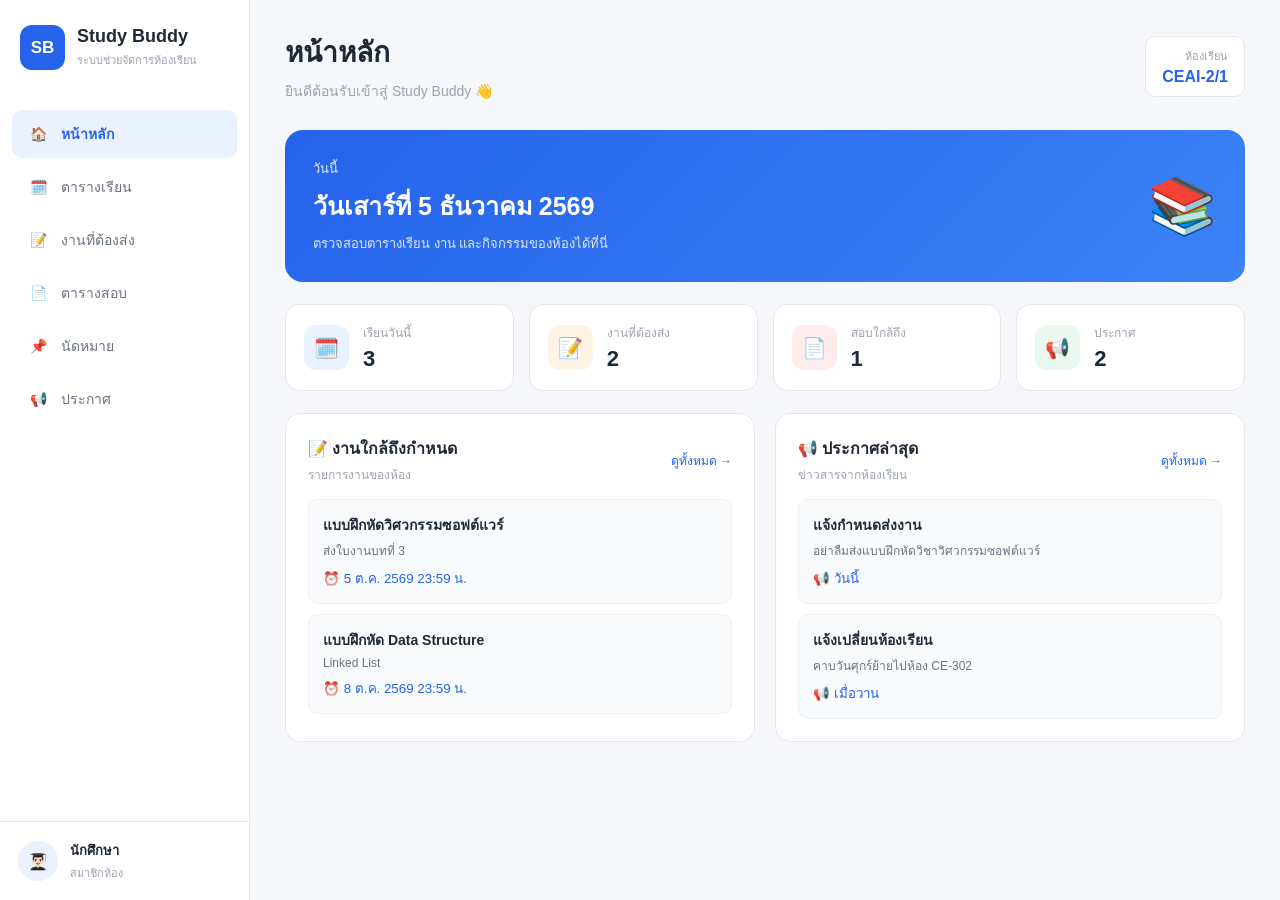
<file: index.html>
<!DOCTYPE html>
<html lang="th">
<head>
    <meta charset="UTF-8">
    <meta name="viewport" content="width=device-width, initial-scale=1.0">

    <title>Study Buddy</title>

    <link rel="stylesheet" href="style.css">
</head>

<body>

<div class="app">

    <!-- SIDEBAR -->
    <aside class="sidebar">

        <div class="brand">
            <div class="brand-logo">SB</div>

            <div>
                <h2>Study Buddy</h2>
                <span>ระบบช่วยจัดการห้องเรียน</span>
            </div>
        </div>

        <nav class="menu-list">

            <button class="menu active"
                    onclick="showPage('dashboard', this)">
                <span>🏠</span>
                <span>หน้าหลัก</span>
            </button>

            <button class="menu"
                    onclick="showPage('schedule', this)">
                <span>🗓️</span>
                <span>ตารางเรียน</span>
            </button>

            <button class="menu"
                    onclick="showPage('assignment', this)">
                <span>📝</span>
                <span>งานที่ต้องส่ง</span>
            </button>

            <button class="menu"
                    onclick="showPage('exam', this)">
                <span>📄</span>
                <span>ตารางสอบ</span>
            </button>

            <button class="menu"
                    onclick="showPage('appointment', this)">
                <span>📌</span>
                <span>นัดหมาย</span>
            </button>

            <button class="menu"
                    onclick="showPage('announcement', this)">
                <span>📢</span>
                <span>ประกาศ</span>
            </button>

        </nav>

        <div class="user-card">

            <div class="user-avatar">
                👨🏻‍🎓
            </div>

            <div>
                <strong>นักศึกษา</strong>
                <span>สมาชิกห้อง</span>
            </div>

        </div>

    </aside>


    <!-- MAIN -->
    <main class="main">

        <!-- TOP -->
        <header class="topbar">

            <div>
                <h1 id="pageTitle">หน้าหลัก</h1>

                <p>
                    ยินดีต้อนรับเข้าสู่ Study Buddy 👋
                </p>
            </div>

            <div class="room-badge">
                <span>ห้องเรียน</span>
                <strong>CEAI-2/1</strong>
            </div>

        </header>


        <!-- ================= DASHBOARD ================= -->

        <section id="dashboard" class="page active">

            <div class="welcome-card">

                <div>
                    <span class="welcome-label">
                        วันนี้
                    </span>

                    <h2 id="today">
                        กำลังโหลด...
                    </h2>

                    <p>
                        ตรวจสอบตารางเรียน งาน และกิจกรรมของห้องได้ที่นี่
                    </p>
                </div>

                <div class="welcome-icon">
                    📚
                </div>

            </div>


            <!-- STAT -->

            <div class="stats">

                <div class="stat-card">

                    <div class="stat-icon blue">
                        🗓️
                    </div>

                    <div>
                        <span>เรียนวันนี้</span>
                        <strong>3</strong>
                    </div>

                </div>


                <div class="stat-card">

                    <div class="stat-icon orange">
                        📝
                    </div>

                    <div>
                        <span>งานที่ต้องส่ง</span>
                        <strong id="assignmentCount">0</strong>
                    </div>

                </div>


                <div class="stat-card">

                    <div class="stat-icon red">
                        📄
                    </div>

                    <div>
                        <span>สอบใกล้ถึง</span>
                        <strong id="examCount">0</strong>
                    </div>

                </div>


                <div class="stat-card">

                    <div class="stat-icon green">
                        📢
                    </div>

                    <div>
                        <span>ประกาศ</span>
                        <strong id="announcementCount">0</strong>
                    </div>

                </div>

            </div>


            <!-- TWO COLUMNS -->

            <div class="dashboard-grid">

                <!-- ASSIGNMENTS -->

                <div class="card">

                    <div class="card-header">

                        <div>
                            <h3>📝 งานใกล้ถึงกำหนด</h3>
                            <p>รายการงานของห้อง</p>
                        </div>

                        <button
                            class="text-button"
                            onclick="showPage('assignment')">
                            ดูทั้งหมด →
                        </button>

                    </div>

                    <div id="dashboardAssignments"
                         class="dashboard-list">
                    </div>

                </div>


                <!-- ANNOUNCEMENT -->

                <div class="card">

                    <div class="card-header">

                        <div>
                            <h3>📢 ประกาศล่าสุด</h3>
                            <p>ข่าวสารจากห้องเรียน</p>
                        </div>

                        <button
                            class="text-button"
                            onclick="showPage('announcement')">
                            ดูทั้งหมด →
                        </button>

                    </div>

                    <div id="dashboardAnnouncements"
                         class="dashboard-list">
                    </div>

                </div>

            </div>

        </section>


        <!-- ================= SCHEDULE ================= -->

        <section id="schedule" class="page">

            <div class="section-head">

                <div>
                    <h2>🗓️ ตารางเรียน</h2>
                    <p>ตารางเรียนของห้อง CEAI-2/1</p>
                </div>

                <button
                    class="primary-button"
                    onclick="openModal('scheduleModal')">
                    + เพิ่มตารางเรียน
                </button>

            </div>


            <div class="card table-card">

                <div class="table-wrapper">

                    <table>

                        <thead>

                            <tr>
                                <th>วัน</th>
                                <th>เวลา</th>
                                <th>วิชา</th>
                                <th>ห้อง</th>
                                <th>ผู้สอน</th>
                                <th>จัดการ</th>
                            </tr>

                        </thead>

                        <tbody id="scheduleTable"></tbody>

                    </table>

                </div>

            </div>

        </section>


        <!-- ================= ASSIGNMENT ================= -->

        <section id="assignment" class="page">

            <div class="section-head">

                <div>
                    <h2>📝 งานที่ต้องส่ง</h2>
                    <p>ติดตามงานและกำหนดส่งของห้องเรียน</p>
                </div>

                <button
                    class="primary-button"
                    onclick="openModal('assignmentModal')">
                    + เพิ่มงาน
                </button>

            </div>


            <div id="assignmentList"
                 class="content-list">
            </div>

        </section>


        <!-- ================= EXAM ================= -->

        <section id="exam" class="page">

            <div class="section-head">

                <div>
                    <h2>📄 ตารางสอบ</h2>
                    <p>กำหนดการสอบของห้องเรียน</p>
                </div>

                <button
                    class="primary-button"
                    onclick="openModal('examModal')">
                    + เพิ่มตารางสอบ
                </button>

            </div>


            <div class="card table-card">

                <div class="table-wrapper">

                    <table>

                        <thead>

                            <tr>
                                <th>วิชา</th>
                                <th>วันที่</th>
                                <th>เวลา</th>
                                <th>ห้องสอบ</th>
                                <th>จัดการ</th>
                            </tr>

                        </thead>

                        <tbody id="examTable"></tbody>

                    </table>

                </div>

            </div>

        </section>


        <!-- ================= APPOINTMENT ================= -->

        <section id="appointment" class="page">

            <div class="section-head">

                <div>
                    <h2>📌 นัดหมาย</h2>
                    <p>นัดหมายสำคัญของห้องเรียน</p>
                </div>

                <button
                    class="primary-button"
                    onclick="openModal('appointmentModal')">
                    + เพิ่มนัดหมาย
                </button>

            </div>


            <div id="appointmentList"
                 class="appointment-list">
            </div>

        </section>


        <!-- ================= ANNOUNCEMENT ================= -->

        <section id="announcement" class="page">

            <div class="section-head">

                <div>
                    <h2>📢 ประกาศ</h2>
                    <p>ประกาศและข่าวสารของห้องเรียน</p>
                </div>

                <button
                    class="primary-button"
                    onclick="openModal('announcementModal')">
                    + เพิ่มประกาศ
                </button>

            </div>


            <div id="announcementList"
                 class="content-list">
            </div>

        </section>

    </main>

</div>


<!-- ================================================= -->
<!-- SCHEDULE MODAL -->
<!-- ================================================= -->

<div id="scheduleModal" class="modal">

    <div class="modal-box">

        <div class="modal-title">

            <h2>เพิ่มตารางเรียน</h2>

            <button onclick="closeModal('scheduleModal')">
                ×
            </button>

        </div>


        <label>วัน</label>

        <select id="scheduleDay">

            <option value="จันทร์">จันทร์</option>
            <option value="อังคาร">อังคาร</option>
            <option value="พุธ">พุธ</option>
            <option value="พฤหัสบดี">พฤหัสบดี</option>
            <option value="ศุกร์">ศุกร์</option>
            <option value="เสาร์">เสาร์</option>
            <option value="อาทิตย์">อาทิตย์</option>

        </select>


        <label>เวลา</label>

        <input
            id="scheduleTime"
            type="text"
            placeholder="09:00 - 12:00"
        >


        <label>วิชา</label>

        <input
            id="scheduleSubject"
            type="text"
            placeholder="ชื่อวิชา"
        >


        <label>ห้อง</label>

        <input
            id="scheduleRoom"
            type="text"
            placeholder="เช่น CE-301"
        >


        <label>ผู้สอน</label>

        <input
            id="scheduleTeacher"
            type="text"
            placeholder="ชื่อผู้สอน"
        >


        <button
            class="primary-button full"
            onclick="addSchedule()">
            เพิ่มตารางเรียน
        </button>

    </div>

</div>


<!-- ================================================= -->
<!-- ASSIGNMENT MODAL -->
<!-- ================================================= -->

<div id="assignmentModal" class="modal">

    <div class="modal-box">

        <div class="modal-title">

            <h2>เพิ่มงาน</h2>

            <button onclick="closeModal('assignmentModal')">
                ×
            </button>

        </div>


        <label>ชื่องาน</label>

        <input
            id="assignmentName"
            type="text"
            placeholder="เช่น แบบฝึกหัดวิศวกรรมซอฟต์แวร์"
        >


        <label>รายละเอียด</label>

        <textarea
            id="assignmentDetail"
            placeholder="รายละเอียดงาน">
        </textarea>


        <label>กำหนดส่ง</label>

        <input
            id="assignmentDate"
            type="datetime-local"
        >


        <button
            class="primary-button full"
            onclick="addAssignment()">
            เพิ่มงาน
        </button>

    </div>

</div>


<!-- ================================================= -->
<!-- EXAM MODAL -->
<!-- ================================================= -->

<div id="examModal" class="modal">

    <div class="modal-box">

        <div class="modal-title">

            <h2>เพิ่มตารางสอบ</h2>

            <button onclick="closeModal('examModal')">
                ×
            </button>

        </div>


        <label>วิชา</label>

        <input
            id="examSubject"
            type="text"
            placeholder="ชื่อวิชา"
        >


        <label>วันที่สอบ</label>

        <input
            id="examDate"
            type="date"
        >


        <label>เวลา</label>

        <input
            id="examTime"
            type="text"
            placeholder="09:00 - 12:00"
        >


        <label>ห้องสอบ</label>

        <input
            id="examRoom"
            type="text"
            placeholder="เช่น CE-301"
        >


        <button
            class="primary-button full"
            onclick="addExam()">
            เพิ่มตารางสอบ
        </button>

    </div>

</div>


<!-- ================================================= -->
<!-- APPOINTMENT MODAL -->
<!-- ================================================= -->

<div id="appointmentModal" class="modal">

    <div class="modal-box">

        <div class="modal-title">

            <h2>เพิ่มนัดหมาย</h2>

            <button onclick="closeModal('appointmentModal')">
                ×
            </button>

        </div>


        <label>ชื่อนัดหมาย</label>

        <input
            id="appointmentName"
            type="text"
            placeholder="เช่น ประชุมงานกลุ่ม"
        >


        <label>วันที่</label>

        <input
            id="appointmentDate"
            type="date"
        >


        <label>เวลา</label>

        <input
            id="appointmentTime"
            type="text"
            placeholder="13:00"
        >


        <label>สถานที่</label>

        <input
            id="appointmentRoom"
            type="text"
            placeholder="เช่น CE-301"
        >


        <button
            class="primary-button full"
            onclick="addAppointment()">
            เพิ่มนัดหมาย
        </button>

    </div>

</div>


<!-- ================================================= -->
<!-- ANNOUNCEMENT MODAL -->
<!-- ================================================= -->

<div id="announcementModal" class="modal">

    <div class="modal-box">

        <div class="modal-title">

            <h2>เพิ่มประกาศ</h2>

            <button onclick="closeModal('announcementModal')">
                ×
            </button>

        </div>


        <label>หัวข้อประกาศ</label>

        <input
            id="announcementTitle"
            type="text"
            placeholder="หัวข้อประกาศ"
        >


        <label>รายละเอียด</label>

        <textarea
            id="announcementDetailInput"
            placeholder="รายละเอียดประกาศ">
        </textarea>


        <button
            class="primary-button full"
            onclick="addAnnouncement()">
            เพิ่มประกาศ
        </button>

    </div>

</div>


<!-- JS -->
<script src="script.js"></script>

</body>
</html>
</file>
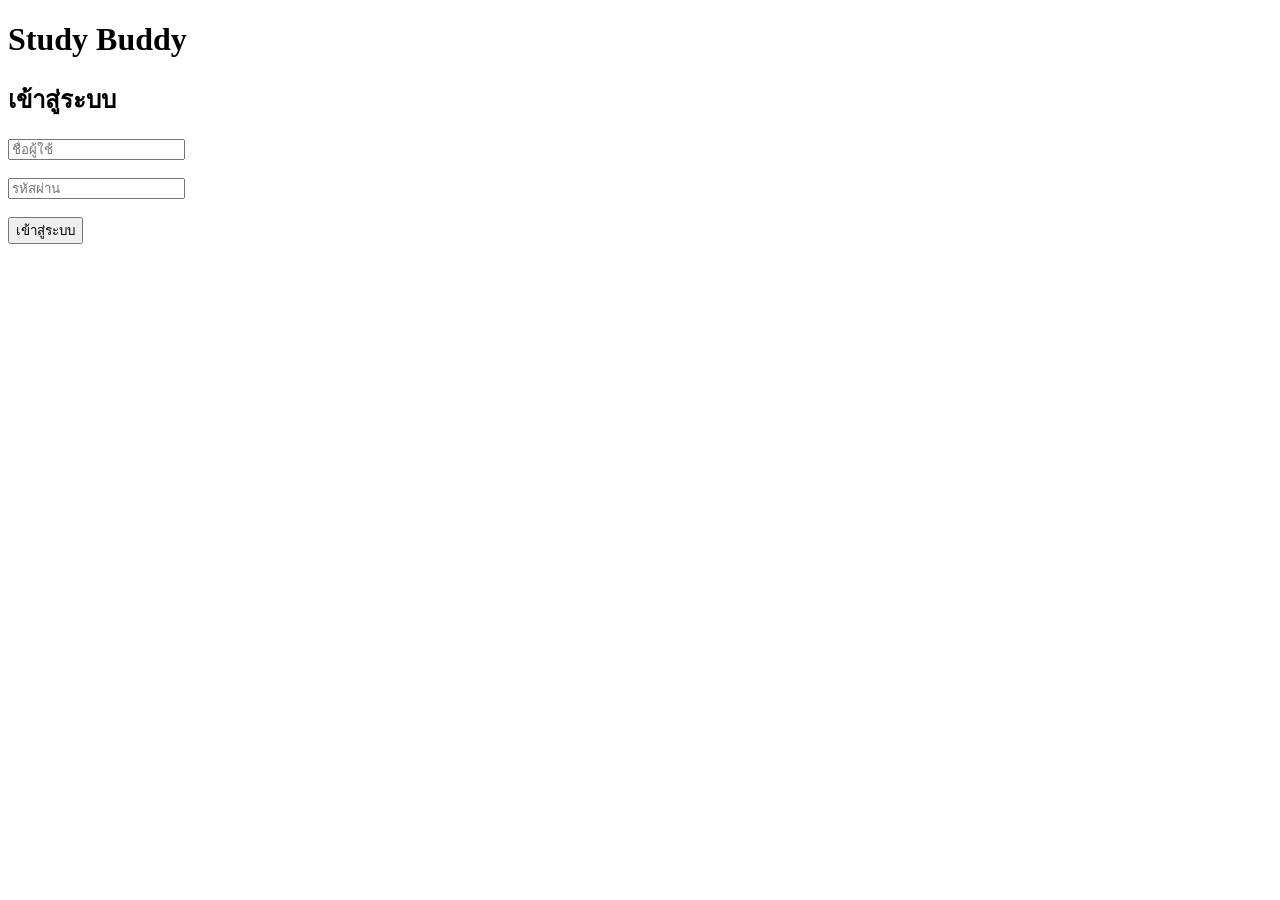
<file: login.html>
<!DOCTYPE html>
<html lang="th">
<head>
<meta charset="UTF-8">
<title>Study Buddy Login</title>
</head>

<body>

<h1>Study Buddy</h1>
<h2>เข้าสู่ระบบ</h2>

<input id="user" placeholder="ชื่อผู้ใช้">
<br><br>

<input id="pass" type="password" placeholder="รหัสผ่าน">
<br><br>

<button onclick="login()">เข้าสู่ระบบ</button>

<p id="msg"></p>

<script>
function login(){

    let user = document.getElementById("user").value;
    let pass = document.getElementById("pass").value;

    if(user === "student" && pass === "1234"){
        window.location.href = "index.html";
    }else{
        document.getElementById("msg").innerHTML =
        "ชื่อผู้ใช้หรือรหัสผ่านไม่ถูกต้อง";
    }

}
</script>

</body>
</html>
</file>
<file: style.css>
* {
    box-sizing: border-box;
    margin: 0;
    padding: 0;
}

body {
    font-family: Arial, "Noto Sans Thai", sans-serif;
    background: #f5f7fb;
    color: #1f2937;
}

button,
input,
textarea,
select {
    font-family: inherit;
}

button {
    cursor: pointer;
}

.app {
    display: flex;
    min-height: 100vh;
}


/* ================= SIDEBAR ================= */

.sidebar {
    width: 250px;
    background: #ffffff;
    border-right: 1px solid #e5e7eb;
    display: flex;
    flex-direction: column;
    position: fixed;
    left: 0;
    top: 0;
    bottom: 0;
    z-index: 20;
}

.brand {
    display: flex;
    align-items: center;
    gap: 12px;
    padding: 25px 20px;
}

.brand-logo {
    width: 45px;
    height: 45px;
    border-radius: 12px;
    background: #2563eb;
    color: white;
    display: flex;
    align-items: center;
    justify-content: center;
    font-weight: bold;
    font-size: 17px;
}

.brand h2 {
    font-size: 18px;
}

.brand span {
    display: block;
    font-size: 11px;
    color: #9ca3af;
    margin-top: 4px;
}

.menu-list {
    padding: 15px 12px;
}

.menu {
    width: 100%;
    border: none;
    background: transparent;
    padding: 13px 15px;
    border-radius: 10px;
    display: flex;
    align-items: center;
    gap: 12px;
    font-size: 14px;
    color: #6b7280;
    text-align: left;
    margin-bottom: 5px;
}

.menu:hover {
    background: #f3f6ff;
    color: #2563eb;
}

.menu.active {
    background: #eaf1ff;
    color: #2563eb;
    font-weight: bold;
}

.menu span:first-child {
    width: 22px;
    text-align: center;
}

.user-card {
    margin-top: auto;
    border-top: 1px solid #e5e7eb;
    padding: 18px;
    display: flex;
    align-items: center;
    gap: 12px;
}

.user-avatar {
    width: 40px;
    height: 40px;
    border-radius: 50%;
    background: #eaf1ff;
    display: flex;
    align-items: center;
    justify-content: center;
}

.user-card strong {
    display: block;
    font-size: 13px;
}

.user-card span {
    display: block;
    color: #9ca3af;
    font-size: 11px;
    margin-top: 3px;
}


/* ================= MAIN ================= */

.main {
    margin-left: 250px;
    width: calc(100% - 250px);
    padding: 30px 35px;
}

.topbar {
    display: flex;
    justify-content: space-between;
    align-items: center;
    margin-bottom: 28px;
}

.topbar h1 {
    font-size: 28px;
}

.topbar p {
    margin-top: 6px;
    color: #9ca3af;
    font-size: 14px;
}

.room-badge {
    background: white;
    border: 1px solid #e5e7eb;
    padding: 10px 16px;
    border-radius: 10px;
    text-align: right;
}

.room-badge span {
    display: block;
    color: #9ca3af;
    font-size: 11px;
}

.room-badge strong {
    display: block;
    margin-top: 3px;
    color: #2563eb;
}


/* ================= PAGE ================= */

.page {
    display: none;
}

.page.active {
    display: block;
}


/* ================= WELCOME ================= */

.welcome-card {
    background: linear-gradient(135deg, #2563eb, #3b82f6);
    color: white;
    border-radius: 18px;
    padding: 28px;
    display: flex;
    align-items: center;
    justify-content: space-between;
    margin-bottom: 22px;
}

.welcome-label {
    font-size: 13px;
    opacity: .85;
}

.welcome-card h2 {
    margin: 7px 0;
    font-size: 25px;
}

.welcome-card p {
    opacity: .85;
    font-size: 13px;
}

.welcome-icon {
    font-size: 55px;
}


/* ================= STATS ================= */

.stats {
    display: grid;
    grid-template-columns: repeat(4, 1fr);
    gap: 15px;
    margin-bottom: 22px;
}

.stat-card {
    background: white;
    border: 1px solid #e5e7eb;
    border-radius: 14px;
    padding: 18px;
    display: flex;
    align-items: center;
    gap: 14px;
}

.stat-icon {
    width: 45px;
    height: 45px;
    border-radius: 12px;
    display: flex;
    justify-content: center;
    align-items: center;
    font-size: 20px;
}

.stat-icon.blue {
    background: #eaf1ff;
}

.stat-icon.orange {
    background: #fff4e5;
}

.stat-icon.red {
    background: #ffeded;
}

.stat-icon.green {
    background: #e9f9ef;
}

.stat-card span {
    display: block;
    font-size: 12px;
    color: #9ca3af;
}

.stat-card strong {
    display: block;
    margin-top: 4px;
    font-size: 22px;
}


/* ================= CARDS ================= */

.dashboard-grid {
    display: grid;
    grid-template-columns: 1fr 1fr;
    gap: 20px;
}

.card {
    background: white;
    border: 1px solid #e5e7eb;
    border-radius: 15px;
    padding: 22px;
}

.card-header {
    display: flex;
    justify-content: space-between;
    align-items: center;
    margin-bottom: 15px;
}

.card-header h3 {
    font-size: 16px;
}

.card-header p {
    color: #9ca3af;
    font-size: 12px;
    margin-top: 4px;
}

.text-button {
    border: none;
    background: transparent;
    color: #2563eb;
    font-size: 12px;
}


/* ================= SECTION ================= */

.section-head {
    display: flex;
    align-items: center;
    justify-content: space-between;
    margin-bottom: 20px;
}

.section-head h2 {
    font-size: 22px;
}

.section-head p {
    color: #9ca3af;
    margin-top: 5px;
    font-size: 13px;
}


/* ================= BUTTON ================= */

.primary-button {
    border: none;
    background: #2563eb;
    color: white;
    padding: 11px 17px;
    border-radius: 9px;
    font-size: 13px;
}

.primary-button:hover {
    background: #1d4ed8;
}

.full {
    width: 100%;
    margin-top: 10px;
}


/* ================= LIST ================= */

.dashboard-list {
    display: flex;
    flex-direction: column;
    gap: 10px;
}

.assignment-mini,
.announcement-mini {
    padding: 14px;
    border-radius: 10px;
    background: #f8fafc;
    border: 1px solid #edf0f4;
}

.assignment-mini h4,
.announcement-mini h4 {
    font-size: 14px;
}

.assignment-mini p,
.announcement-mini p {
    color: #6b7280;
    font-size: 12px;
    margin-top: 5px;
}

.assignment-mini small,
.announcement-mini small {
    display: block;
    margin-top: 8px;
    color: #2563eb;
}


/* ================= CONTENT ================= */

.content-list {
    display: flex;
    flex-direction: column;
    gap: 15px;
}

.assignment-card,
.announcement-full {
    background: white;
    border: 1px solid #e5e7eb;
    border-radius: 14px;
    padding: 20px;
}

.assignment-card h3,
.announcement-full h3 {
    font-size: 16px;
}

.assignment-card p,
.announcement-full p {
    color: #6b7280;
    font-size: 13px;
    margin-top: 7px;
}

.deadline {
    display: flex;
    justify-content: space-between;
    align-items: center;
    margin-top: 15px;
    padding-top: 13px;
    border-top: 1px solid #edf0f4;
    font-size: 12px;
}

.delete-button {
    border: none;
    background: #fff0f0;
    color: #dc2626;
    padding: 7px 11px;
    border-radius: 7px;
    font-size: 12px;
}

.tag {
    display: inline-block;
    background: #eaf1ff;
    color: #2563eb;
    padding: 5px 9px;
    border-radius: 6px;
    font-size: 11px;
    margin-bottom: 10px;
}


/* ================= TABLE ================= */

.table-card {
    padding: 0;
    overflow: hidden;
}

.table-wrapper {
    width: 100%;
    overflow-x: auto;
}

table {
    width: 100%;
    border-collapse: collapse;
}

th {
    background: #f8fafc;
    color: #6b7280;
    font-size: 12px;
    text-align: left;
    padding: 15px;
    white-space: nowrap;
}

td {
    padding: 15px;
    border-top: 1px solid #edf0f4;
    font-size: 13px;
}

tr:hover td {
    background: #fafcff;
}


/* ================= APPOINTMENT ================= */

.appointment-list {
    display: flex;
    flex-direction: column;
    gap: 15px;
}

.appointment-card {
    display: flex;
    align-items: center;
    gap: 15px;
}

.appointment-date {
    width: 65px;
    min-width: 65px;
    height: 65px;
    border-radius: 12px;
    background: #eaf1ff;
    color: #2563eb;
    display: flex;
    flex-direction: column;
    align-items: center;
    justify-content: center;
}

.appointment-date strong {
    font-size: 21px;
}

.appointment-date span {
    font-size: 11px;
}

.appointment-info h3 {
    font-size: 15px;
}

.appointment-info p {
    color: #6b7280;
    font-size: 12px;
    margin-top: 5px;
}


/* ================= MODAL ================= */

.modal {
    display: none;
    position: fixed;
    inset: 0;
    background: rgba(15, 23, 42, .45);
    z-index: 100;
    align-items: center;
    justify-content: center;
    padding: 20px;
}

.modal.show {
    display: flex;
}

.modal-box {
    background: white;
    width: 100%;
    max-width: 500px;
    border-radius: 16px;
    padding: 25px;
    box-shadow: 0 20px 50px rgba(0,0,0,.15);
    max-height: 90vh;
    overflow-y: auto;
}

.modal-title {
    display: flex;
    align-items: center;
    justify-content: space-between;
    margin-bottom: 20px;
}

.modal-title h2 {
    font-size: 20px;
}

.modal-title button {
    border: none;
    background: #f3f4f6;
    width: 32px;
    height: 32px;
    border-radius: 50%;
    font-size: 20px;
    color: #6b7280;
}

.modal-box label {
    display: block;
    font-size: 13px;
    font-weight: bold;
    margin: 14px 0 7px;
}

.modal-box input,
.modal-box textarea,
.modal-box select {
    width: 100%;
    border: 1px solid #dfe3e8;
    border-radius: 9px;
    padding: 11px;
    outline: none;
    font-size: 13px;
    background: white;
}

.modal-box input:focus,
.modal-box textarea:focus,
.modal-box select:focus {
    border-color: #2563eb;
}

.modal-box textarea {
    min-height: 90px;
    resize: vertical;
}


/* ================= EMPTY ================= */

.empty {
    background: white;
    border: 1px dashed #d1d5db;
    border-radius: 14px;
    padding: 40px;
    text-align: center;
    color: #9ca3af;
    font-size: 13px;
}


/* ================= MOBILE ================= */

@media (max-width: 900px) {

    .sidebar {
        width: 210px;
    }

    .main {
        margin-left: 210px;
        width: calc(100% - 210px);
        padding: 25px;
    }

    .stats {
        grid-template-columns: repeat(2, 1fr);
    }

    .dashboard-grid {
        grid-template-columns: 1fr;
    }

}

@media (max-width: 650px) {

    .sidebar {
        width: 70px;
    }

    .brand {
        justify-content: center;
        padding: 18px 8px;
    }

    .brand > div:last-child,
    .menu span:last-child,
    .user-card div:last-child {
        display: none;
    }

    .brand-logo {
        width: 40px;
        height: 40px;
    }

    .menu {
        justify-content: center;
        padding: 13px 5px;
    }

    .user-card {
        justify-content: center;
        padding: 15px 5px;
    }

    .main {
        margin-left: 70px;
        width: calc(100% - 70px);
        padding: 18px;
    }

    .topbar {
        align-items: flex-start;
        gap: 10px;
    }

    .topbar h1 {
        font-size: 22px;
    }

    .room-badge {
        display: none;
    }

    .welcome-card {
        padding: 20px;
    }

    .welcome-icon {
        font-size: 40px;
    }

    .stats {
        grid-template-columns: 1fr 1fr;
        gap: 10px;
    }

    .stat-card {
        padding: 13px;
    }

    .section-head {
        align-items: flex-start;
        gap: 15px;
    }

    .section-head h2 {
        font-size: 19px;
    }

    .primary-button {
        white-space: nowrap;
    }

}
</file>
